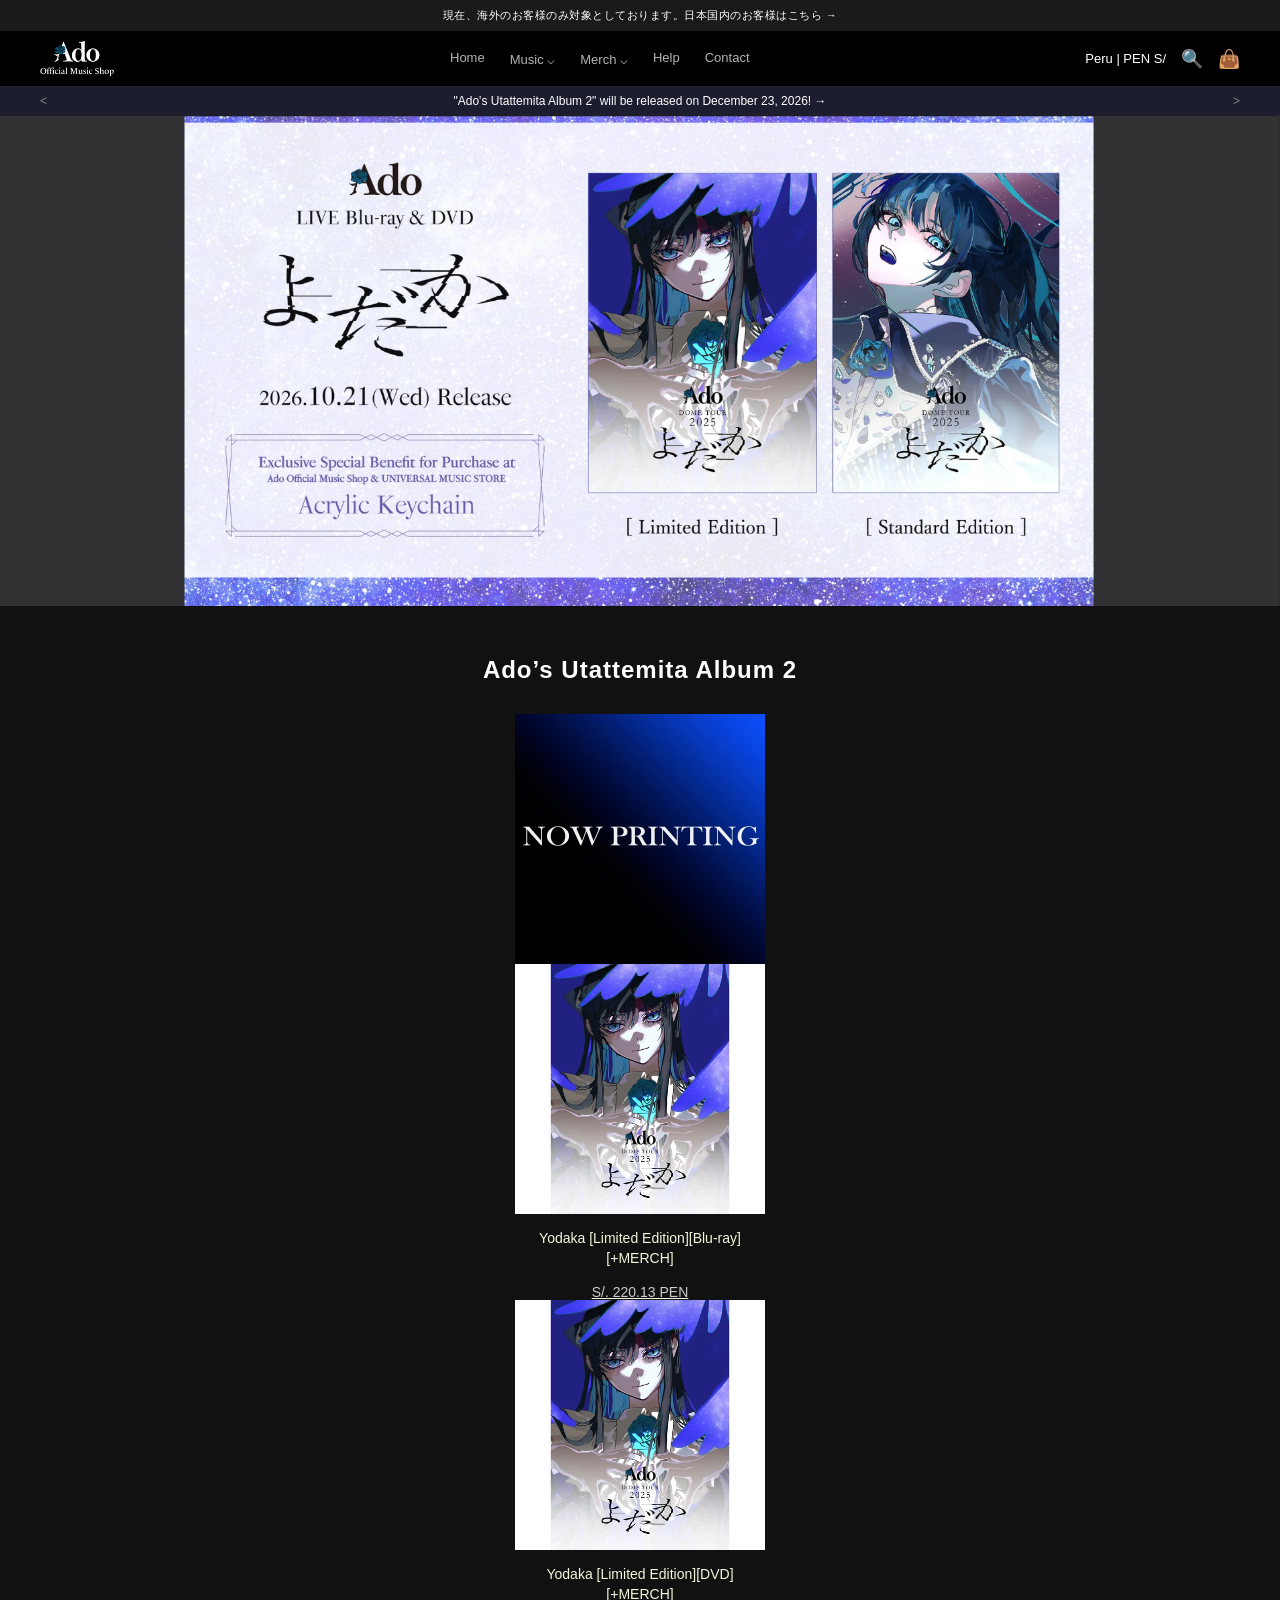
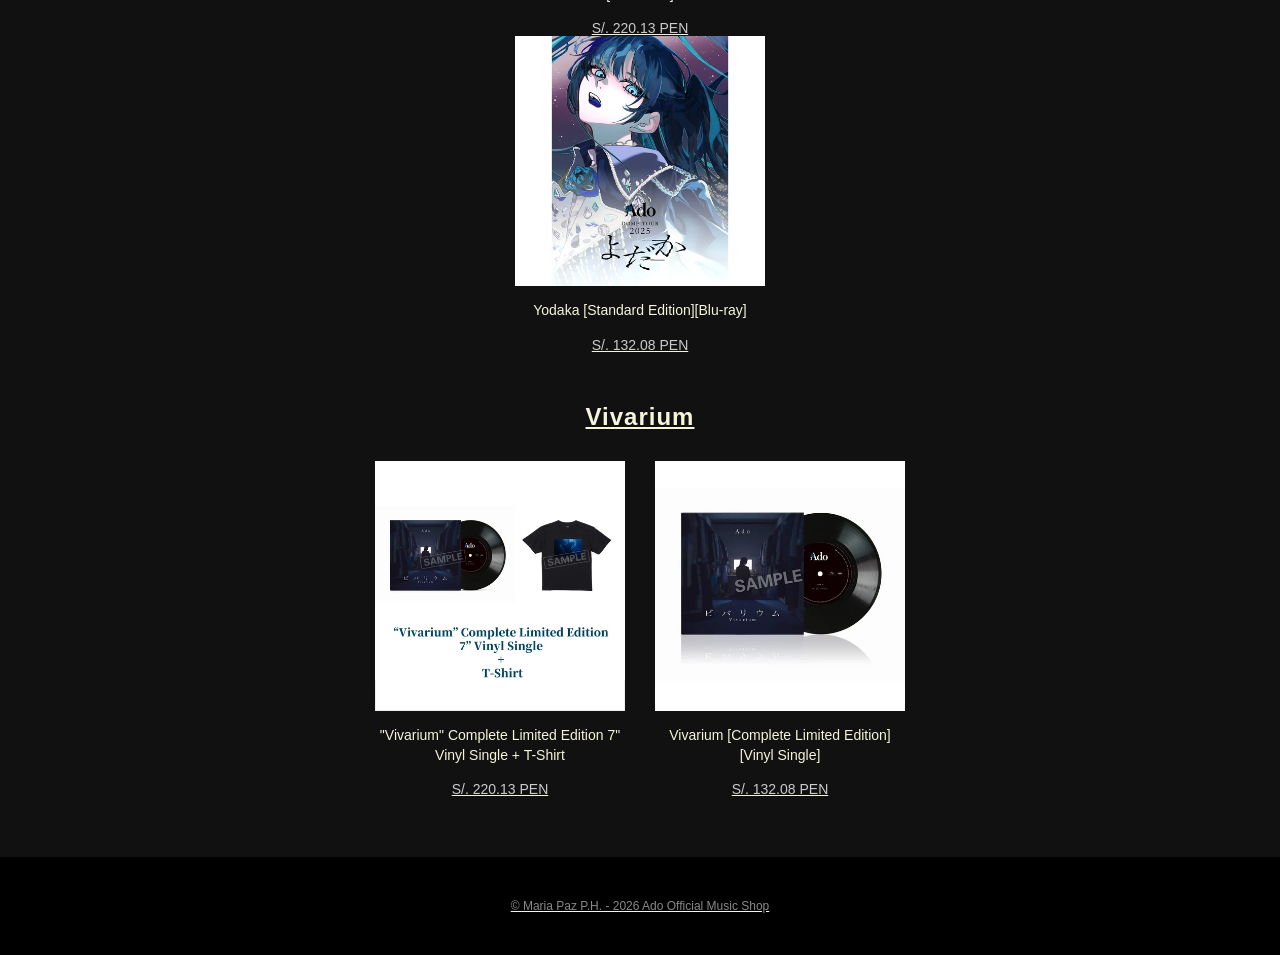
<file: index.html>
<!DOCTYPE html>
<html lang="es">
<head>
    <meta charset="UTF-8">
    <meta name="viewport" content="width=device-width, initial-scale=1.0">
    <title>Ado Official Music Shop - Réplica</title>
    <link rel="stylesheet" href="paginaweb.css">
</head>
<body>

    <!-- 1. Barra de aviso superior japonesa -->
    <div class="aviso-top">
        現在、海外のお客様のみ対象としております。日本国内のお客様はこちら →
    </div>

    <!-- 2. Cabecera principal -->
    <header class="cabecera">
        <!-- Botón hamburguesa con su ID para JavaScript -->
        <button class="menu-hamburguesa" id="boton-menu">&#9776;</button>

        <!-- Logotipo oficial -->
        <div class="logo">
            <img src="logo_ado.png" alt="Ado Official Music Shop">
        </div>

        <!-- Menú de navegación tradicional con su ID para JavaScript -->
        <nav class="menu" id="menu-navegacion">
            <a href="paginaweb.html" class="dropdown-toggle">Home</a>
            
            <!-- Pestaña Music con botones móviles -->
            <div class="dropdown">
                <a href="#" class="dropdown-toggle" id="toggle-music">Music <span class="arrow">⌵</span><span class="mobile-arrow">→</span></a>
                <div class="dropdown-content" id="submenu-music">
                    <a href="#" class="mobile-back" id="back-music">← Music</a>
                    <a href="#">ALL MUSIC</a>
                    <a href="#">Ado's Utattemita Album 2</a>
                    <a href="#">Yodaka</a>
                    <a href="#">Vivarium</a>
                    <a href="#">Phantom Siita - 1st JAPAN TOUR 2025 "Flame Medusa"</a>
                    <a href="#">Hibana</a>
                    <a href="#">Profile of Mona Lisa</a>
                    <a href="#">Ado's Best Adobum</a>
                    <a href="#">Shinzou</a>
                    <a href="#">Sakura Biyori and Time Machine (with Hatsune Miku) / Shoka</a>
                    <a href="#">Zanmu (Album)</a>
                    <a href="#">Phantom Siita</a>
                </div>
            </div>

            <!-- Pestaña Merch con botones móviles -->
            <div class="dropdown">
                <a href="#" class="dropdown-toggle" id="toggle-merch">Merch <span class="arrow">⌵</span><span class="mobile-arrow">→</span></a>
                <div class="dropdown-content" id="submenu-merch">
                    <a href="#" class="mobile-back" id="back-merch">← Merch</a>
                    <a href="#">ALL MERCH</a>
                    <a href="#">Crunchyroll x Ado</a>
                    <a href="#">Ado Official Calendar 2025</a>
                    <a href="#">Phantom Siita</a>
                </div>
            </div>

            <a href="#">Help</a>
            <a href="Contactanos.html">Contact</a>
        </nav>


        <!-- Elementos de la derecha -->
        <div class="cabecera-derecha">
            <span class="currency-text">Peru | PEN S/</span>
            <span class="icon-placeholder">&#128269;</span> <!-- Icono Lupa -->
            <a href="carrito.html" style="text-decoration: none; color: inherit;"><span class="icon-placeholder" id="contenedor-bolsa">👜</span></a>
        </div>
    </header>

    <!-- 3. Barra azul de anuncios -->
    <div class="barra-anuncio">
        <span>&lt;</span>
        <p>"Ado's Utattemita Album 2" will be released on December 23, 2026! →</p>
        <span>&gt;</span>
    </div>

    <!-- 4. Contenido principal de la tienda -->
    <main>
        <section class="banner">
            <img src="banner-yodaka.png" alt="Ado Live Blu-ray & DVD Yodaka">
        </section>

        <!-- Sección Yodaka -->
        <section>
            <section>
            <h2>Ado’s Utattemita Album 2</h2>
            <div class="productos">
                <article>
                    <img src="now.webp" alt="Ado’s Utattemita Album 2 [Limited Edition][+ Acrilyc Stand + Sticker]">
                    <a href="Utattemita.html" style="color: beige;>
                        <h3>Ado’s Utattemita Album 2 [Limited Edition][+ Acrilyc Stand + Sticker]</h3>
                    </a>
                    <p>S/. 111.28 PEN</p>
                </article>

                <article>
                    <img src="now.webp" alt="Ado’s Utattemita Album 2 [Standard Edition][CD]">
                    <a href="Utattemita2.html" style="color: beige;>
                        <h3>Ado’s Utattemita Album 2 [Standard Edition][CD]</h3>
                    </a>
                    <p>S/. 66.77 PEN</p>
                </article> 
            </div> 
        </section>

        <section>
            <h2>Yodaka</h2>
            <div class="productos">
                <article>
                    <img src="yodaka-bluray.webp" alt="Yodaka Limited Edition Blu-ray">
                    <h3>Yodaka [Limited Edition][Blu-ray][+MERCH]</h3>
                    <p>S/. 220.13 PEN</p>
                </article>

                <article>
                    <img src="yodaka-bluray.webp" alt="Yodaka Limited Edition DVD">
                    <h3>Yodaka [Limited Edition][DVD] [+MERCH]</h3>
                    <p>S/. 220.13 PEN</p>
                </article>

                <article>
                    <img src="yodaka-standard.webp" alt="Yodaka Standard Edition">
                    <h3>Yodaka [Standard Edition][Blu-ray]</h3>
                    <p>S/. 132.08 PEN</p>
                </article>
            </div>
        </section>

        <!-- Sección Vivarium -->
        <section>
            <h2>Vivarium</h2>
            <div class="productos">
                <article>
                    <img src="vivarium-box.webp" alt="Vivarium Complete Limited Edition">
                    <h3>"Vivarium" Complete Limited Edition 7" Vinyl Single + T-Shirt</h3>
                    <p>S/. 220.13 PEN</p>
                </article>

                <article>
                    <img src="vivarium-vinyl.webp" alt="Vivarium Vinyl Single">
                    <h3>Vivarium [Complete Limited Edition] [Vinyl Single]</h3>
                    <p>S/. 132.08 PEN</p>
                </article> 
            </div> 
        </section>
    </main>

    <!-- 5. Pie de página -->
    <footer>
        <p>&copy; Maria Paz P.H. - 2026 Ado Official Music Shop</p>
    </footer>

    <!-- 6. Código JavaScript para hacer funcionar el botón -->
    <script>
        var boton = document.getElementById("boton-menu");
        var menu = document.getElementById("menu-navegacion");
        
        // Controles de Música
        var toggleMusic = document.getElementById("toggle-music");
        var submenuMusic = document.getElementById("submenu-music");
        var backMusic = document.getElementById("back-music");

        // Controles de Merch
        var toggleMerch = document.getElementById("toggle-merch");
        var submenuMerch = document.getElementById("submenu-merch");
        var backMerch = document.getElementById("back-merch");

        // Abrir y cerrar el menú principal (Hamburguesa)
        boton.onclick = function() {
            if (menu.style.display === "none" || menu.style.display === "") {
                menu.style.display = "flex";       
                boton.innerHTML = "✖";       
            } else {
                menu.style.display = "none";       
                boton.innerHTML = "☰";
                submenuMusic.classList.remove("active-submenu");
                submenuMerch.classList.remove("active-submenu");
            }
        };

        // Acciones para abrir submenús en celular
        toggleMusic.onclick = function(e) {
            if (window.innerWidth <= 768) {
                e.preventDefault();
                submenuMusic.classList.add("active-submenu");
            }
        };

        toggleMerch.onclick = function(e) {
            if (window.innerWidth <= 768) {
                e.preventDefault();
                submenuMerch.classList.add("active-submenu");
            }
        };

        // Acciones para regresar (Botón ←)
        backMusic.onclick = function(e) {
            e.preventDefault();
            e.stopPropagation();
            submenuMusic.classList.remove("active-submenu");
        };

        backMerch.onclick = function(e) {
            e.preventDefault();
            e.stopPropagation();
            submenuMerch.classList.remove("active-submenu");
        };
    </script>

</body>
</html>
</file>
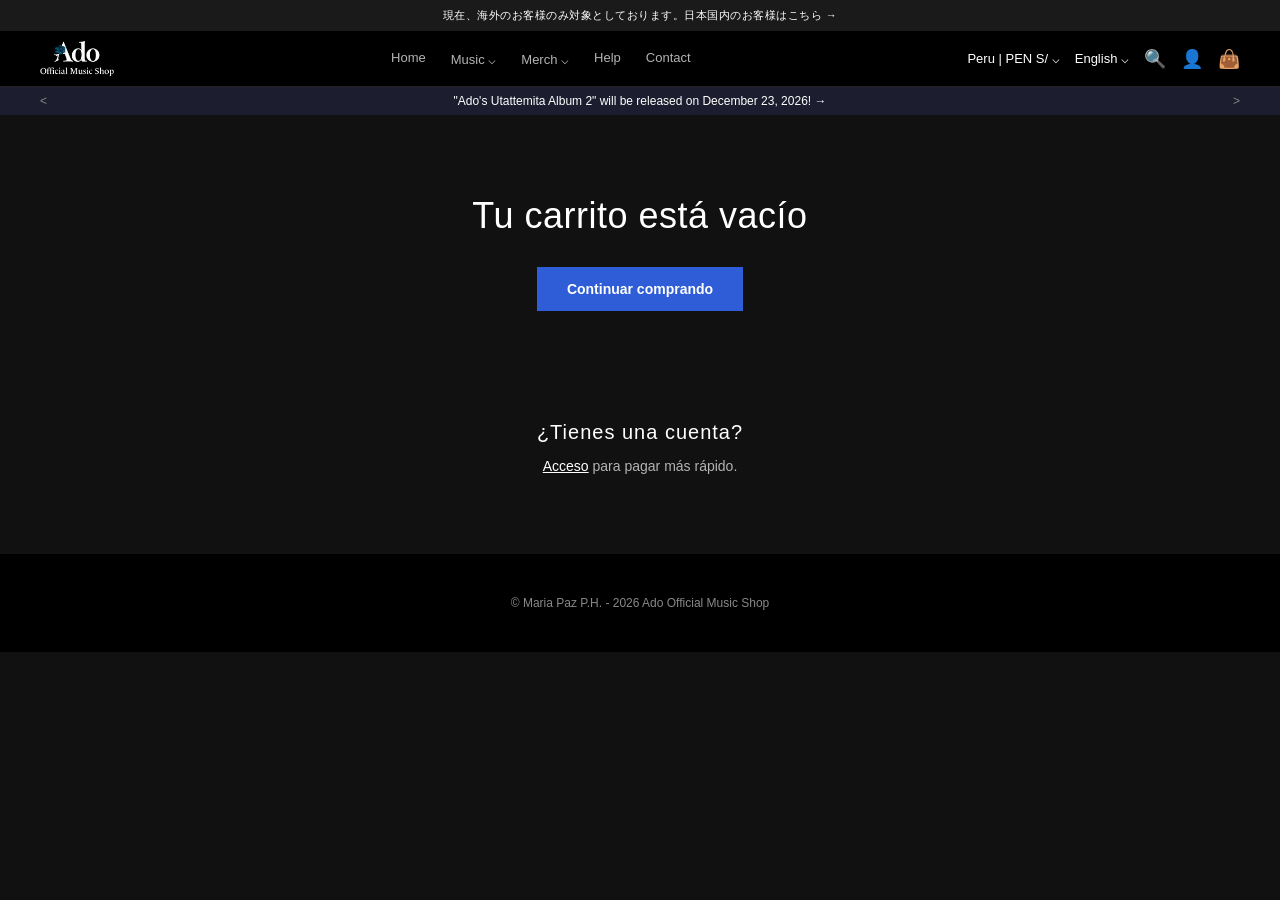
<file: carrito.html>
<!DOCTYPE html>
<html lang="es">
<head>
    <meta charset="UTF-8">
    <meta name="viewport" content="width=device-width, initial-scale=1.0">
    <title>Your Shopping Cart - Ado Official Music Shop</title>
    <!-- Jala la cabecera idéntica que ya perfeccionamos -->
    <link rel="stylesheet" href="paginaweb.css">
    <!-- Enlazamos su propio archivo de estilos exclusivo para el carrito -->
    <link rel="stylesheet" href="carrito.css">
</head>
<body>

    <!-- 1. Barra de aviso superior japonesa -->
    <div class="aviso-top">
        現在、海外のお客様のみ対象としております。日本国内のお客様はこちら →
    </div>

    <!-- 2. Cabecera principal (Mantiene el mismo menú pegajoso) -->
    <header class="cabecera">
        <button class="menu-hamburguesa" id="boton-menu">☰</button>

        <div class="logo">
            <img src="logo_ado.png" alt="Ado Official Music Shop">
        </div>

        <nav class="menu" id="menu-navegacion">
            <a href="paginaweb.html">Home</a>
            
            <div class="dropdown">
                <a href="#" class="dropdown-toggle" id="toggle-music">Music <span class="arrow">⌵</span><span class="mobile-arrow">→</span></a>
                <div class="dropdown-content" id="submenu-music">
                    <a href="#" class="mobile-back" id="back-music">← Music</a>
                    <a href="#">ALL MUSIC</a>
                    <a href="utattemita-limited.html">Ado's Utattemita Album 2</a>
                    <a href="utattemita-standard.html">Yodaka</a>
                    <a href="#">Vivarium</a>
                    <a href="#">Phantom Siita - 1st JAPAN TOUR 2025 "Flame Medusa"</a>
                    <a href="#">Hibana</a>
                    <a href="#">Profile of Mona Lisa</a>
                    <a href="#">Ado's Best Adobum</a>
                    <a href="#">Shinzou</a>
                    <a href="#">Sakura Biyori and Time Machine (with Hatsune Miku) / Shoka</a>
                    <a href="#">Zanmu (Album)</a>
                    <a href="#">Phantom Siita</a>
                </div>
            </div>

            <div class="dropdown">
                <a href="#" class="dropdown-toggle" id="toggle-merch">Merch <span class="arrow">⌵</span><span class="mobile-arrow">→</span></a>
                <div class="dropdown-content" id="submenu-merch">
                    <a href="#" class="mobile-back" id="back-merch">← Merch</a>
                    <a href="#">ALL MERCH</a>
                    <a href="#">Crunchyroll x Ado</a>
                    <a href="#">Ado Official Calendar 2025</a>
                    <a href="#">Phantom Siita</a>
                </div>
            </div>

            <a href="#">Help</a>
            <a href="Contactanos.html">Contact</a>
        </nav>

        <div class="cabecera-derecha">
            <span class="currency-text">Peru | PEN S/ <span class="arrow">⌵</span></span>
            <span class="language-text">English <span class="arrow">⌵</span></span>
            <span class="icon-placeholder">🔍</span>
            <span class="icon-placeholder">👤</span>
            <!-- La bolsita ahora tiene un enlace directo a esta página -->
            <span class="icon-placeholder" id="contenedor-bolsa">👜</span>        </div>
    </header>

    <!-- 3. Barra azul de anuncios -->
    <div class="barra-anuncio">
        <span>&lt;</span>
        <p>"Ado's Utattemita Album 2" will be released on December 23, 2026! →</p>
        <span>&gt;</span>
    </div>

    <!-- 4. Contenido Central del Carrito Vacío -->
    <main class="contenedor-carrito-vacio" id="contenido-carrito">
        <h1>Tu carrito está vacío</h1>
        <a href="paginaweb.html" class="boton-continuar-compra">Continuar comprando</a>
        <div class="seccion-cuenta-carrito">
            <h2>¿Tienes una cuenta?</h2>
            <p><a href="#">Acceso</a> para pagar más rápido.</p>
        </div>
    </main>

    <!-- 5. Pie de página -->
    <footer>
        <p>&copy; Maria Paz P.H. - 2026 Ado Official Music Shop</p>
    </footer>

    <!-- 6. JavaScript Móvil coordinado -->
    <script>
        var boton = document.getElementById("boton-menu");
        var menu = document.getElementById("menu-navegacion");
        
        var toggleMusic = document.getElementById("toggle-music");
        var submenuMusic = document.getElementById("submenu-music");
        var backMusic = document.getElementById("back-music");

        var toggleMerch = document.getElementById("toggle-merch");
        var submenuMerch = document.getElementById("submenu-merch");
        var backMerch = document.getElementById("back-merch");

        boton.onclick = function() {
            if (menu.style.display === "none" || menu.style.display === "") {
                menu.style.display = "flex";       
                boton.innerHTML = "✖";       
            } else {
                menu.style.display = "none";       
                boton.innerHTML = "☰";
                submenuMusic.classList.remove("active-submenu");
                submenuMerch.classList.remove("active-submenu");
            }
        };

        toggleMusic.onclick = function(e) {
            if (window.innerWidth <= 768) {
                e.preventDefault();
                submenuMusic.classList.add("active-submenu");
            }
        };

        toggleMerch.onclick = function(e) {
            if (window.innerWidth <= 768) {
                e.preventDefault();
                submenuMerch.classList.add("active-submenu");
            }
        };

        backMusic.onclick = function(e) {
            e.preventDefault();
            e.stopPropagation();
            submenuMusic.classList.remove("active-submenu");
        };

        backMerch.onclick = function(e) {
            e.preventDefault();
            e.stopPropagation();
            submenuMerch.classList.remove("active-submenu");
        };
    </script>
    <script>
        // 1. Forzamos al navegador a leer la memoria apenas abra la página
        var cantidadGuardada = localStorage.getItem("cantidadCarrito");
        var contenedorContenido = document.getElementById("contenido-carrito");
        var bolsaCabecera = document.getElementById("contenedor-bolsa");

        // 2. Si hay productos guardados, transformamos la vista
        if (cantidadGuardada && parseInt(cantidadGuardada) > 0) {
            
            // Colocamos la burbuja roja con el número también en la bolsa de esta página
            if (bolsaCabecera) {
                bolsaCabecera.innerHTML = '👜<span class="contador-carrito">' + cantidadGuardada + '</span>';
            }

            // Cambiamos el estilo para que se limpie el diseño viejo de "vacío"
            contenedorContenido.className = "contenedor-carrito-lleno";

            // Inyectamos los nuevos textos con la cantidad exacta sumada
            contenedorContenido.innerHTML = 
                '<h1 style="font-size: 36px; margin-bottom: 20px;">Tu carrito tiene (' + cantidadGuardada + ') producto(s)</h1>' +
                '<p style="color: #b3b3b3; margin-bottom: 40px; font-size: 15px;">Has seleccionado la edición de Ado’s Utattemita Album 2.</p>' +
                '<a href="paginaweb.html" class="boton-continuar-compra" style="display: inline-block; background-color: #2f5dd7; color: white; text-decoration: none; padding: 14px 30px; font-weight: bold;">Continuar comprando</a>';
        }
    </script>
</body>
</html>
</file>
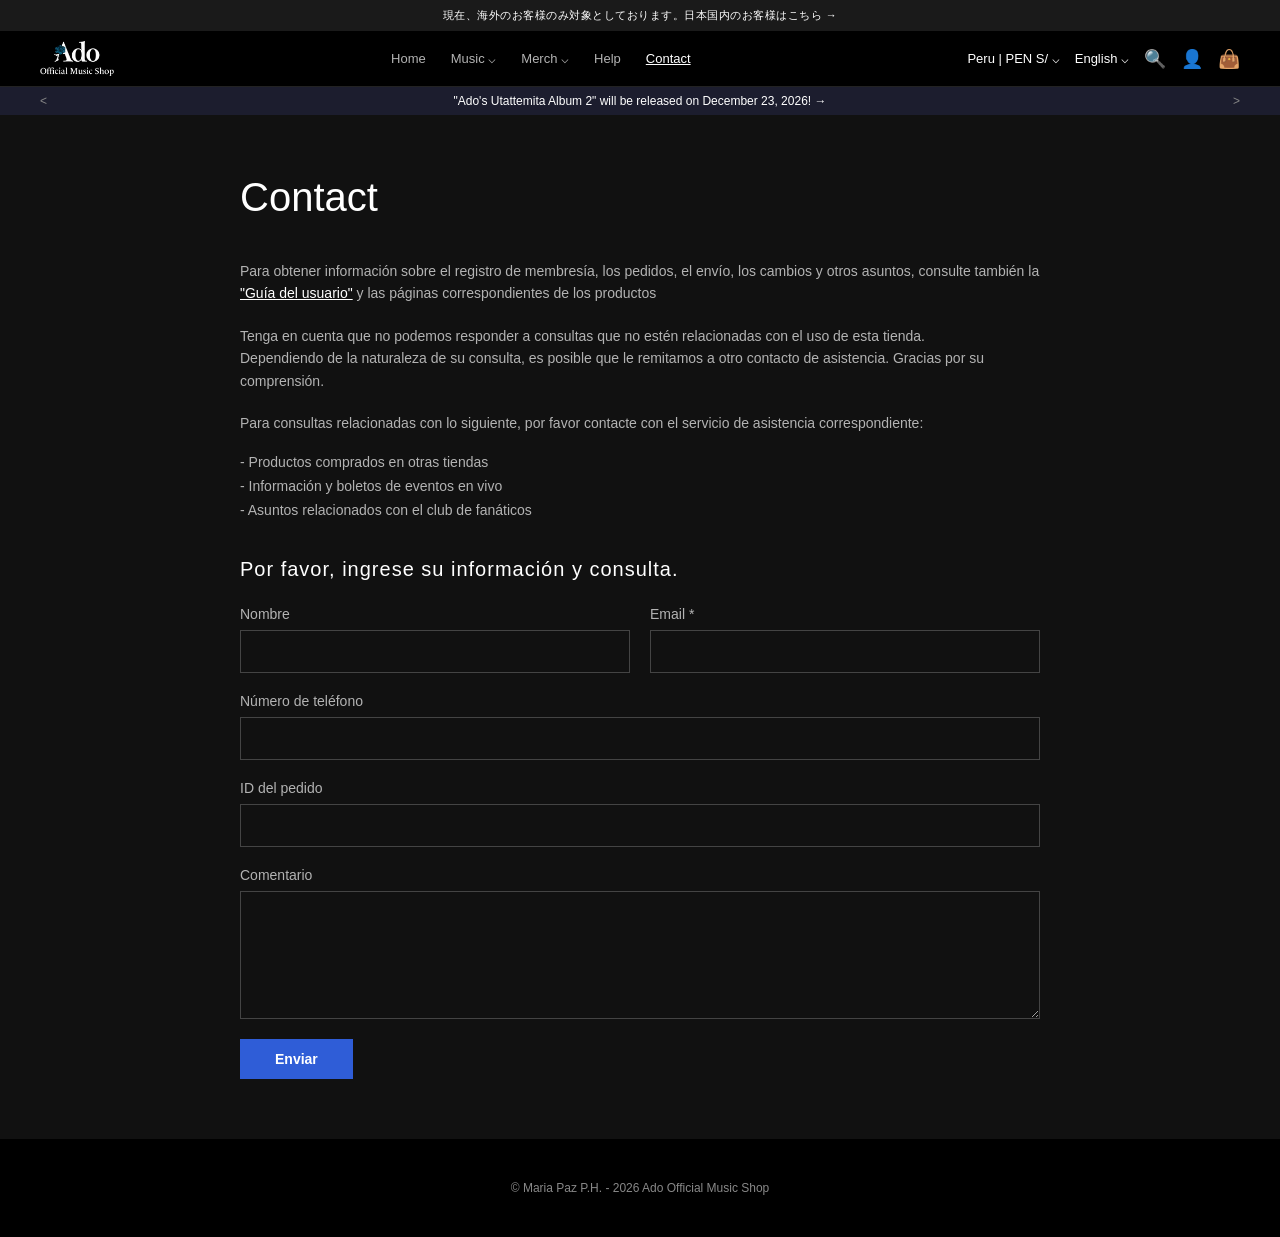
<file: Contactanos.html>
<head>
    <meta charset="UTF-8">
    <meta name="viewport" content="width=device-width, initial-scale=1.0">
    <title>Contact - Ado Official Music Shop</title>
    <!-- Jala los estilos del menú y fondos compartidos -->
    <link rel="stylesheet" href="paginaweb.css">
    <!-- Jala los estilos exclusivos del formulario -->
    <link rel="stylesheet" href="contact.css">
</head>
<body>

    <!-- 1. Barra de aviso superior japonesa -->
    <div class="aviso-top">
        現在、海外のお客様のみ対象としております。日本国内のお客様はこちら →
    </div>

    <!-- 2. Cabecera principal (Mantiene el mismo menú pegajoso) -->
    <header class="cabecera">
        <button class="menu-hamburguesa" id="boton-menu">☰</button>

        <div class="logo">
            <img src="logo_ado.png" alt="Ado Official Music Shop">
        </div>

        <nav class="menu" id="menu-navegacion">
            <a href="paginaweb.html">Home</a>
            
            <div class="dropdown">
                <a href="#" class="dropdown-toggle" id="toggle-music">Music <span class="arrow">⌵</span><span class="mobile-arrow">→</span></a>
                <div class="dropdown-content" id="submenu-music">
                    <a href="#" class="mobile-back" id="back-music">← Music</a>
                    <a href="#">ALL MUSIC</a>
                    <a href="#">Ado's Utattemita Album 2</a>
                    <a href="#">Yodaka</a>
                    <a href="#">Vivarium</a>
                    <a href="#">Phantom Siita - 1st JAPAN TOUR 2025 "Flame Medusa"</a>
                    <a href="#">Hibana</a>
                    <a href="#">Profile of Mona Lisa</a>
                    <a href="#">Ado's Best Adobum</a>
                    <a href="#">Shinzou</a>
                    <a href="#">Sakura Biyori and Time Machine (with Hatsune Miku) / Shoka</a>
                    <a href="#">Zanmu (Album)</a>
                    <a href="#">Phantom Siita</a>
                </div>
            </div>

            <div class="dropdown">
                <a href="#" class="dropdown-toggle" id="toggle-merch">Merch <span class="arrow">⌵</span><span class="mobile-arrow">→</span></a>
                <div class="dropdown-content" id="submenu-merch">
                    <a href="#" class="mobile-back" id="back-merch">← Merch</a>
                    <a href="#">ALL MERCH</a>
                    <a href="#">Crunchyroll x Ado</a>
                    <a href="#">Ado Official Calendar 2025</a>
                    <a href="#">Phantom Siita</a>
                </div>
            </div>

            <a href="#">Help</a>
            <a href="Contactanos.html" class="active">Contact</a>
        </nav>

        <div class="cabecera-derecha">
            <span class="currency-text">Peru | PEN S/ <span class="arrow">⌵</span></span>
            <span class="language-text">English <span class="arrow">⌵</span></span>
            <span class="icon-placeholder">🔍</span>
            <span class="icon-placeholder">👤</span>
            <a href="carrito.html" style="text-decoration: none; color: inherit;"><span class="icon-placeholder" id="contenedor-bolsa">👜</span></a>
        </div>
    </header>

    <!-- 3. Barra azul de anuncios -->
    <div class="barra-anuncio">
        <span>&lt;</span>
        <p>"Ado's Utattemita Album 2" will be released on December 23, 2026! →</p>
        <span>&gt;</span>
    </div>

    <!-- 4. Contenido de la Página de Contacto -->
    <main class="contenedor-contacto">
        <h1>Contact</h1>

        <div class="texto-informativo">
            <p>Para obtener información sobre el registro de membresía, los pedidos, el envío, los cambios y otros asuntos, consulte también la <a href="#">"Guía del usuario"</a> y las páginas correspondientes de los productos</p>
            
            <p>Tenga en cuenta que no podemos responder a consultas que no estén relacionadas con el uso de esta tienda.<br>
            Dependiendo de la naturaleza de su consulta, es posible que le remitamos a otro contacto de asistencia. Gracias por su comprensión.</p>
            
            <p>Para consultas relacionadas con lo siguiente, por favor contacte con el servicio de asistencia correspondiente:</p>
            <ul>
                <li>- Productos comprados en otras tiendas</li>
                <li>- Información y boletos de eventos en vivo</li>
                <li>- Asuntos relacionados con el club de fanáticos</li>
            </ul>
        </div>

        <h2>Por favor, ingrese su información y consulta.</h2>

        <!-- Formulario estructurado -->
        <form class="formulario-contacto">
            <div class="fila-input">
                <div class="campo">
                    <label for="nombre">Nombre</label>
                    <input type="text" id="nombre" name="nombre">
                </div>
                <div class="campo">
                    <label for="email">Email *</label>
                    <input type="email" id="email" name="email" required>
                </div>
            </div>

            <div class="campo">
                <label for="telefono">Número de teléfono</label>
                <input type="text" id="telefono" name="telefono">
            </div>

            <div class="campo">
                <label for="orden">ID del pedido</label>
                <input type="text" id="orden" name="orden">
            </div>

            <div class="campo">
                <label for="comentario">Comentario</label>
                <textarea id="comentario" name="comentario" rows="6"></textarea>
            </div>

            <button type="submit" class="boton-enviar">Enviar</button>
        </form>
    </main>

    <!-- 5. Pie de página -->
    <footer>
        <p>&copy; Maria Paz P.H. - 2026 Ado Official Music Shop</p>
    </footer>

    <!-- 6. JavaScript Móvil (Mismo comportamiento coordinado) -->
    <script>
        var boton = document.getElementById("boton-menu");
        var menu = document.getElementById("menu-navegacion");
        
        var toggleMusic = document.getElementById("toggle-music");
        var submenuMusic = document.getElementById("submenu-music");
        var backMusic = document.getElementById("back-music");

        var toggleMerch = document.getElementById("toggle-merch");
        var submenuMerch = document.getElementById("submenu-merch");
        var backMerch = document.getElementById("back-merch");

        boton.onclick = function() {
            if (menu.style.display === "none" || menu.style.display === "") {
                menu.style.display = "flex";       
                boton.innerHTML = "✖";       
            } else {
                menu.style.display = "none";       
                boton.innerHTML = "☰";
                submenuMusic.classList.remove("active-submenu");
                submenuMerch.classList.remove("active-submenu");
            }
        };

        toggleMusic.onclick = function(e) {
            if (window.innerWidth <= 768) {
                e.preventDefault();
                submenuMusic.classList.add("active-submenu");
            }
        };

        toggleMerch.onclick = function(e) {
            if (window.innerWidth <= 768) {
                e.preventDefault();
                submenuMerch.classList.add("active-submenu");
            }
        };

        backMusic.onclick = function(e) {
            e.preventDefault();
            e.stopPropagation();
            submenuMusic.classList.remove("active-submenu");
        };

        backMerch.onclick = function(e) {
            e.preventDefault();
            e.stopPropagation();
            submenuMerch.classList.remove("active-submenu");
        };
    </script>

</body>
</html>
</file>
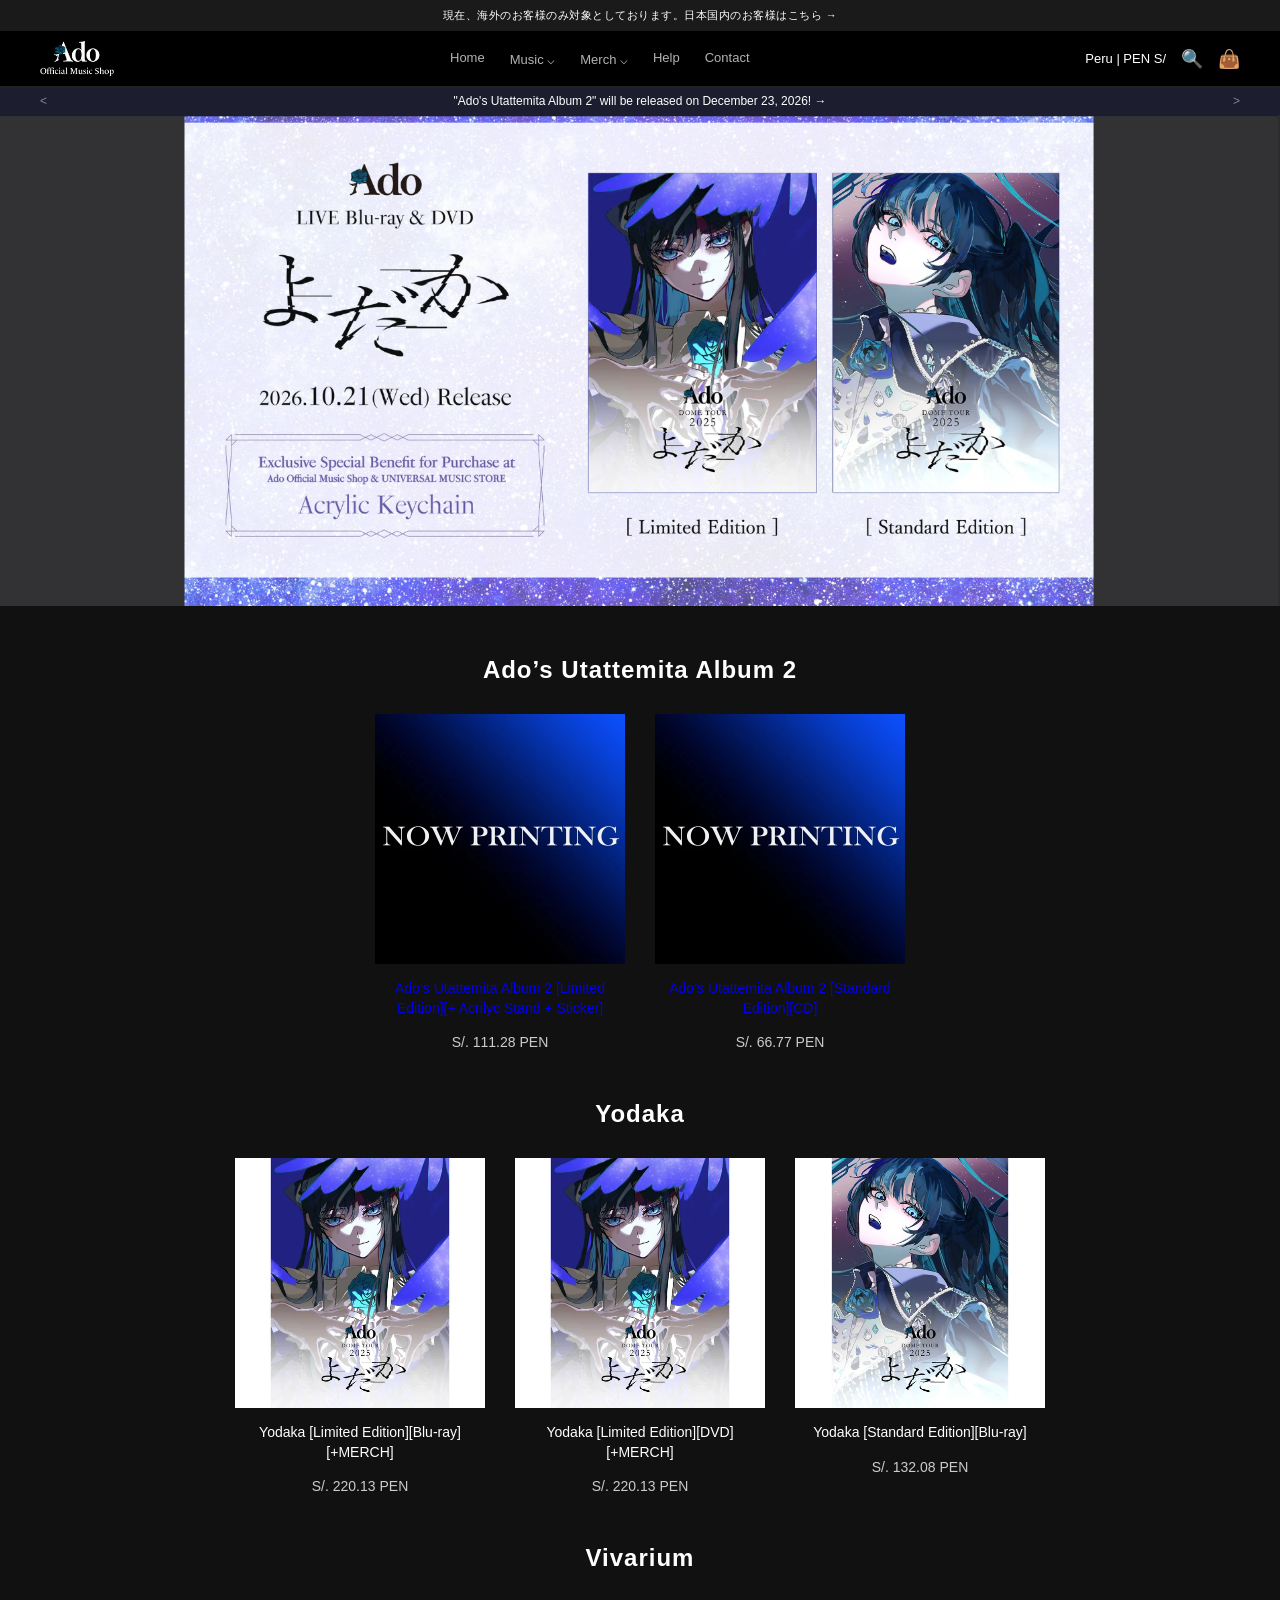
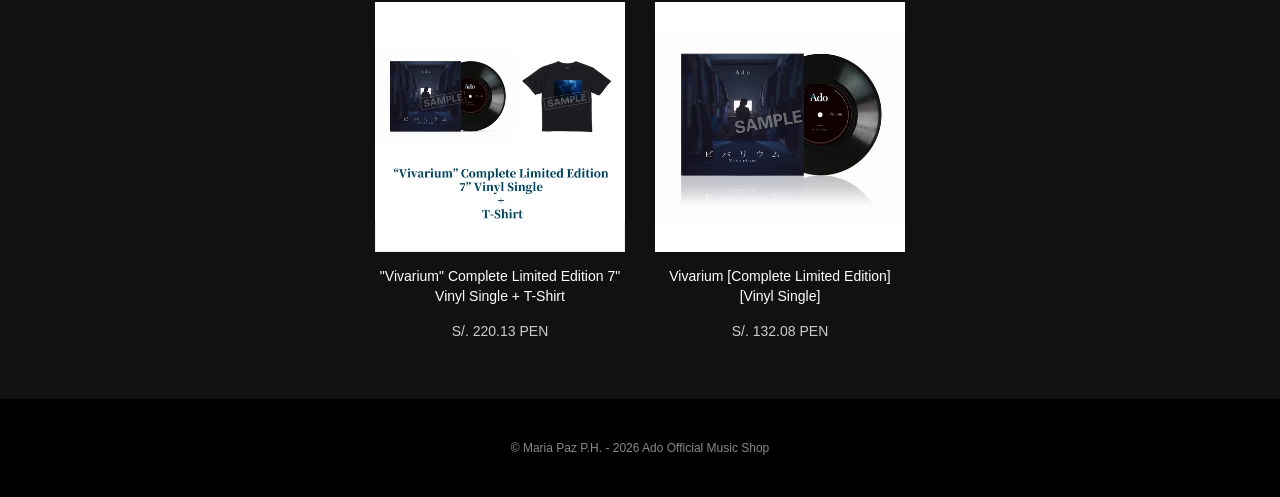
<file: paginaweb.html>
<!DOCTYPE html>
<html lang="es">
<head>
    <meta charset="UTF-8">
    <meta name="viewport" content="width=device-width, initial-scale=1.0">
    <title>Ado Official Music Shop - Réplica</title>
    <link rel="stylesheet" href="paginaweb.css">
</head>
<body>

    <!-- 1. Barra de aviso superior japonesa -->
    <div class="aviso-top">
        現在、海外のお客様のみ対象としております。日本国内のお客様はこちら →
    </div>

    <!-- 2. Cabecera principal -->
    <header class="cabecera">
        <!-- Botón hamburguesa con su ID para JavaScript -->
        <button class="menu-hamburguesa" id="boton-menu">&#9776;</button>

        <!-- Logotipo oficial -->
        <div class="logo">
            <img src="logo_ado.png" alt="Ado Official Music Shop">
        </div>

        <!-- Menú de navegación tradicional con su ID para JavaScript -->
        <nav class="menu" id="menu-navegacion">
            <a href="paginaweb.html" class="dropdown-toggle">Home</a>
            
            <!-- Pestaña Music con botones móviles -->
            <div class="dropdown">
                <a href="#" class="dropdown-toggle" id="toggle-music">Music <span class="arrow">⌵</span><span class="mobile-arrow">→</span></a>
                <div class="dropdown-content" id="submenu-music">
                    <a href="#" class="mobile-back" id="back-music">← Music</a>
                    <a href="#">ALL MUSIC</a>
                    <a href="#">Ado's Utattemita Album 2</a>
                    <a href="#">Yodaka</a>
                    <a href="#">Vivarium</a>
                    <a href="#">Phantom Siita - 1st JAPAN TOUR 2025 "Flame Medusa"</a>
                    <a href="#">Hibana</a>
                    <a href="#">Profile of Mona Lisa</a>
                    <a href="#">Ado's Best Adobum</a>
                    <a href="#">Shinzou</a>
                    <a href="#">Sakura Biyori and Time Machine (with Hatsune Miku) / Shoka</a>
                    <a href="#">Zanmu (Album)</a>
                    <a href="#">Phantom Siita</a>
                </div>
            </div>

            <!-- Pestaña Merch con botones móviles -->
            <div class="dropdown">
                <a href="#" class="dropdown-toggle" id="toggle-merch">Merch <span class="arrow">⌵</span><span class="mobile-arrow">→</span></a>
                <div class="dropdown-content" id="submenu-merch">
                    <a href="#" class="mobile-back" id="back-merch">← Merch</a>
                    <a href="#">ALL MERCH</a>
                    <a href="#">Crunchyroll x Ado</a>
                    <a href="#">Ado Official Calendar 2025</a>
                    <a href="#">Phantom Siita</a>
                </div>
            </div>

            <a href="#">Help</a>
            <a href="Contactanos.html">Contact</a>
        </nav>


        <!-- Elementos de la derecha -->
        <div class="cabecera-derecha">
            <span class="currency-text">Peru | PEN S/</span>
            <span class="icon-placeholder">&#128269;</span> <!-- Icono Lupa -->
            <a href="carrito.html" style="text-decoration: none; color: inherit;"><span class="icon-placeholder" id="contenedor-bolsa">👜</span></a>
        </div>
    </header>

    <!-- 3. Barra azul de anuncios -->
    <div class="barra-anuncio">
        <span>&lt;</span>
        <p>"Ado's Utattemita Album 2" will be released on December 23, 2026! →</p>
        <span>&gt;</span>
    </div>

    <!-- 4. Contenido principal de la tienda -->
    <main>
        <section class="banner">
            <img src="banner-yodaka.png" alt="Ado Live Blu-ray & DVD Yodaka">
        </section>

        <!-- Sección Yodaka -->
        <section>
            <section>
            <h2>Ado’s Utattemita Album 2</h2>
            <div class="productos">
                <article>
                    <img src="now.webp" alt="Ado’s Utattemita Album 2 [Limited Edition][+ Acrilyc Stand + Sticker]">
                    <a href="Utattemita.html">
                        <h3>Ado’s Utattemita Album 2 [Limited Edition][+ Acrilyc Stand + Sticker]</h3>
                    </a>
                    <p>S/. 111.28 PEN</p>
                </article>

                <article>
                    <img src="now.webp" alt="Ado’s Utattemita Album 2 [Standard Edition][CD]">
                    <a href="Utattemita2.html">
                        <h3>Ado’s Utattemita Album 2 [Standard Edition][CD]</h3>
                    </a>
                    <p>S/. 66.77 PEN</p>
                </article> 
            </div> 
        </section>

        <section>
            <h2>Yodaka</h2>
            <div class="productos">
                <article>
                    <img src="yodaka-bluray.webp" alt="Yodaka Limited Edition Blu-ray">
                    <h3>Yodaka [Limited Edition][Blu-ray][+MERCH]</h3>
                    <p>S/. 220.13 PEN</p>
                </article>

                <article>
                    <img src="yodaka-bluray.webp" alt="Yodaka Limited Edition DVD">
                    <h3>Yodaka [Limited Edition][DVD] [+MERCH]</h3>
                    <p>S/. 220.13 PEN</p>
                </article>

                <article>
                    <img src="yodaka-standard.webp" alt="Yodaka Standard Edition">
                    <h3>Yodaka [Standard Edition][Blu-ray]</h3>
                    <p>S/. 132.08 PEN</p>
                </article>
            </div>
        </section>

        <!-- Sección Vivarium -->
        <section>
            <h2>Vivarium</h2>
            <div class="productos">
                <article>
                    <img src="vivarium-box.webp" alt="Vivarium Complete Limited Edition">
                    <h3>"Vivarium" Complete Limited Edition 7" Vinyl Single + T-Shirt</h3>
                    <p>S/. 220.13 PEN</p>
                </article>

                <article>
                    <img src="vivarium-vinyl.webp" alt="Vivarium Vinyl Single">
                    <h3>Vivarium [Complete Limited Edition] [Vinyl Single]</h3>
                    <p>S/. 132.08 PEN</p>
                </article> 
            </div> 
        </section>
    </main>

    <!-- 5. Pie de página -->
    <footer>
        <p>&copy; Maria Paz P.H. - 2026 Ado Official Music Shop</p>
    </footer>

    <!-- 6. Código JavaScript para hacer funcionar el botón -->
    <script>
        var boton = document.getElementById("boton-menu");
        var menu = document.getElementById("menu-navegacion");
        
        // Controles de Música
        var toggleMusic = document.getElementById("toggle-music");
        var submenuMusic = document.getElementById("submenu-music");
        var backMusic = document.getElementById("back-music");

        // Controles de Merch
        var toggleMerch = document.getElementById("toggle-merch");
        var submenuMerch = document.getElementById("submenu-merch");
        var backMerch = document.getElementById("back-merch");

        // Abrir y cerrar el menú principal (Hamburguesa)
        boton.onclick = function() {
            if (menu.style.display === "none" || menu.style.display === "") {
                menu.style.display = "flex";       
                boton.innerHTML = "✖";       
            } else {
                menu.style.display = "none";       
                boton.innerHTML = "☰";
                submenuMusic.classList.remove("active-submenu");
                submenuMerch.classList.remove("active-submenu");
            }
        };

        // Acciones para abrir submenús en celular
        toggleMusic.onclick = function(e) {
            if (window.innerWidth <= 768) {
                e.preventDefault();
                submenuMusic.classList.add("active-submenu");
            }
        };

        toggleMerch.onclick = function(e) {
            if (window.innerWidth <= 768) {
                e.preventDefault();
                submenuMerch.classList.add("active-submenu");
            }
        };

        // Acciones para regresar (Botón ←)
        backMusic.onclick = function(e) {
            e.preventDefault();
            e.stopPropagation();
            submenuMusic.classList.remove("active-submenu");
        };

        backMerch.onclick = function(e) {
            e.preventDefault();
            e.stopPropagation();
            submenuMerch.classList.remove("active-submenu");
        };
    </script>

</body>
</html>
</file>
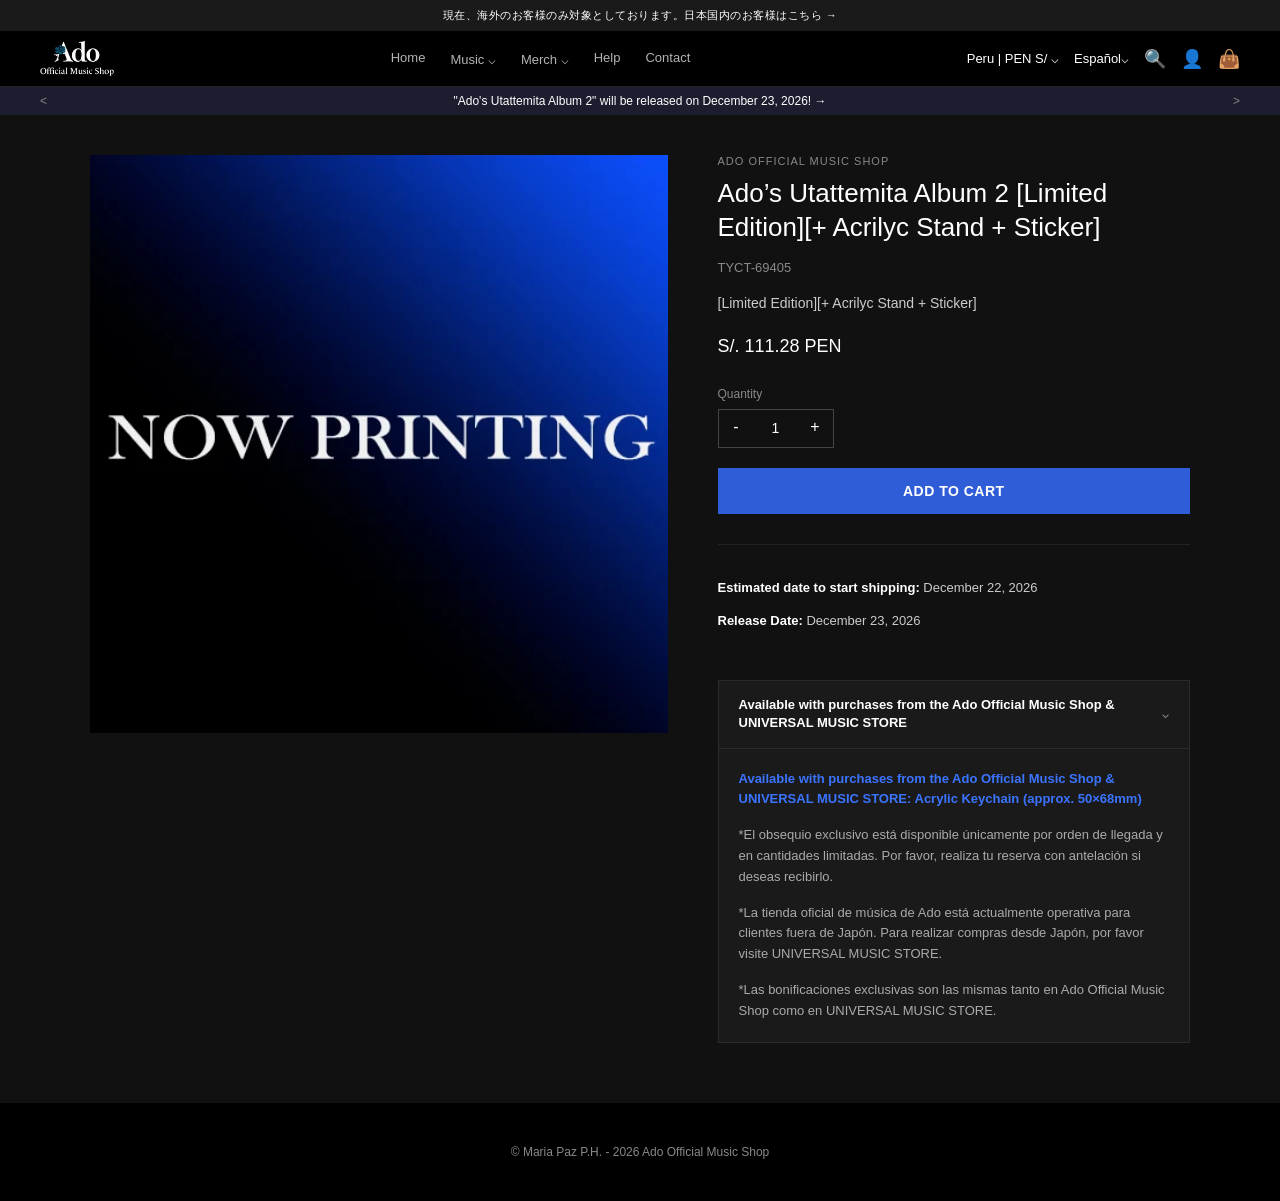
<file: Utattemita.html>
<!DOCTYPE html>
<html lang="es">
<head>
    <meta charset="UTF-8">
    <meta name="viewport" content="width=device-width, initial-scale=1.0">
    <title>Ado’s Utattemita Album 2 [Limited Edition] - Ado Official Music Shop</title>
    <!-- Jala la cabecera idéntica que ya perfeccionamos -->
    <link rel="stylesheet" href="paginaweb.css">
    <!-- Enlazamos su propio archivo de estilos exclusivo -->
    <link rel="stylesheet" href="paginaweb2.css">
</head>
<body>

    <!-- 1. Barra de aviso superior japonesa -->
    <div class="aviso-top">
        現在、海外のお客様のみ対象としております。日本国内のお客様はこちら →
    </div>

    <!-- 2. Cabecera principal (Mantiene el mismo menú pegajoso) -->
    <header class="cabecera">
        <button class="menu-hamburguesa" id="boton-menu">☰</button>

        <div class="logo">
            <img src="logo_ado.png" alt="Ado Official Music Shop">
        </div>

        <nav class="menu" id="menu-navegacion">
            <a href="paginaweb.html">Home</a>
            
            <div class="dropdown">
                <a href="#" class="dropdown-toggle" id="toggle-music">Music <span class="arrow">⌵</span><span class="mobile-arrow">→</span></a>
                <div class="dropdown-content" id="submenu-music">
                    <a href="#" class="mobile-back" id="back-music">← Music</a>
                    <a href="#">ALL MUSIC</a>
                    <a href="utattemita-limited.html">Ado's Utattemita Album 2</a>
                    <a href="#">Yodaka</a>
                    <a href="#">Vivarium</a>
                    <a href="#">Phantom Siita - 1st JAPAN TOUR 2025 "Flame Medusa"</a>
                    <a href="#">Hibana</a>
                    <a href="#">Profile of Mona Lisa</a>
                    <a href="#">Ado's Best Adobum</a>
                    <a href="#">Shinzou</a>
                    <a href="#">Sakura Biyori and Time Machine (with Hatsune Miku) / Shoka</a>
                    <a href="#">Zanmu (Album)</a>
                    <a href="#">Phantom Siita</a>
                </div>
            </div>

            <div class="dropdown">
                <a href="#" class="dropdown-toggle" id="toggle-merch">Merch <span class="arrow">⌵</span><span class="mobile-arrow">→</span></a>
                <div class="dropdown-content" id="submenu-merch">
                    <a href="#" class="mobile-back" id="back-merch">← Merch</a>
                    <a href="#">ALL MERCH</a>
                    <a href="#">Crunchyroll x Ado</a>
                    <a href="#">Ado Official Calendar 2025</a>
                    <a href="#">Phantom Siita</a>
                </div>
            </div>

            <a href="#">Help</a>
            <a href="Contactanos.html">Contact</a>
        </nav>

        <div class="cabecera-derecha">
            <span class="currency-text">Peru | PEN S/ <span class="arrow">⌵</span></span>
            <span class="language-text">Español<span class="arrow">⌵</span></span>
            <span class="icon-placeholder">🔍</span>
            <span class="icon-placeholder">👤</span>
            <a href="carrito.html">
                <span class="icon-placeholder" id="contenedor-bolsa">👜</span>
            </a>
        </div>
    </header>

    <!-- 3. Barra azul de anuncios -->
    <div class="barra-anuncio">
        <span>&lt;</span>
        <p>"Ado's Utattemita Album 2" will be released on December 23, 2026! →</p>
        <span>&gt;</span>
    </div>

    <!-- 4. Contenido Detallado del Producto -->
    <main class="contenedor-producto-detalles">
        
        <!-- Bloque izquierdo: Imagen del producto -->
        <div class="producto-imagen-grande">
            <img src="now.webp" alt="Ado’s Utattemita Album 2 [Limited Edition]">
        </div>

        <!-- Bloque derecho: Panel de compra e información técnica -->
        <div class="producto-info-panel">
            <p class="tienda-tag">ADO OFFICIAL MUSIC SHOP</p>
            <h1>Ado’s Utattemita Album 2 [Limited Edition][+ Acrilyc Stand + Sticker]</h1>
            
            <p class="codigo-sku">TYCT-69405</p>

            <p class="descripcion-corta">[Limited Edition][+ Acrilyc Stand + Sticker]</p>

            <p class="precio-grande">S/. 111.28 PEN</p>

            <!-- Selector de Cantidad -->
            <div class="selector-cantidad-bloque">
                <label>Quantity</label>
                <div class="control-cantidad">
                    <button type="button" class="btn-menos" id="btn-restar">-</button>
                    <input type="text" value="1" readonly class="input-cantidad" id="cantidad-producto">
                    <button type="button" class="btn-mas" id="btn-sumar">+</button>
                </div>
            </div>

            <!-- Botón de añadir al carrito azul oficial -->
            <button type="button" class="boton-agregar-carrito" id="btn-carrito">Add to cart</button>

            <!-- Información de envíos y fechas -->
            <div class="fechas-envio-bloque">
                <p><strong>Estimated date to start shipping:</strong> December 22, 2026</p>
                <p><strong>Release Date:</strong> December 23, 2026</p>
            </div>

            <!-- Acordeón / Caja de texto colapsable de beneficios -->
            <div class="caja-beneficios">
                <div class="beneficio-cabecera">
                    <span>Available with purchases from the Ado Official Music Shop & UNIVERSAL MUSIC STORE</span>
                    <span class="flecha-acordeon">⌵</span>
                </div>
                <div class="beneficio-contenido">
                    <p class="texto-resaltado-azul">Available with purchases from the Ado Official Music Shop & UNIVERSAL MUSIC STORE: Acrylic Keychain (approx. 50×68mm)</p>
                    
                    <p>*El obsequio exclusivo está disponible únicamente por orden de llegada y en cantidades limitadas. Por favor, realiza tu reserva con antelación si deseas recibirlo.</p>
                    <p>*La tienda oficial de música de Ado está actualmente operativa para clientes fuera de Japón. Para realizar compras desde Japón, por favor visite UNIVERSAL MUSIC STORE.</p>
                    <p>*Las bonificaciones exclusivas son las mismas tanto en Ado Official Music Shop como en UNIVERSAL MUSIC STORE.</p>
                </div>
            </div>

        </div>
    </main>

    <!-- 5. Pie de página -->
    <footer>
        <p>&copy; Maria Paz P.H. - 2026 Ado Official Music Shop</p>
    </footer>

    <!-- 6. JavaScript Móvil (Mantiene tus controles interactivos intactos) -->
    <script>
        var boton = document.getElementById("boton-menu");
        var menu = document.getElementById("menu-navegacion");
        
        var toggleMusic = document.getElementById("toggle-music");
        var submenuMusic = document.getElementById("submenu-music");
        var backMusic = document.getElementById("back-music");

        var toggleMerch = document.getElementById("toggle-merch");
        var submenuMerch = document.getElementById("submenu-merch");
        var backMerch = document.getElementById("back-merch");

        boton.onclick = function() {
            if (menu.style.display === "none" || menu.style.display === "") {
                menu.style.display = "flex";       
                boton.innerHTML = "✖";       
            } else {
                menu.style.display = "none";       
                boton.innerHTML = "☰";
                submenuMusic.classList.remove("active-submenu");
                submenuMerch.classList.remove("active-submenu");
            }
        };

        toggleMusic.onclick = function(e) {
            if (window.innerWidth <= 768) {
                e.preventDefault();
                submenuMusic.classList.add("active-submenu");
            }
        };

        toggleMerch.onclick = function(e) {
            if (window.innerWidth <= 768) {
                e.preventDefault();
                submenuMerch.classList.add("active-submenu");
            }
        };

        backMusic.onclick = function(e) {
            e.preventDefault();
            e.stopPropagation();
            submenuMusic.classList.remove("active-submenu");
        };

        backMerch.onclick = function(e) {
            e.preventDefault();
            e.stopPropagation();
            submenuMerch.classList.remove("active-submenu");
        };
        
        var btnRestar = document.getElementById("btn-restar");
        var btnSumar = document.getElementById("btn-sumar");
        var inputCantidad = document.getElementById("cantidad-producto");
        var btnCarrito = document.getElementById("btn-carrito");
        var contenedorBolsa = document.getElementById("contenedor-bolsa");

        // 1. Control del botón Más (+)
        btnSumar.onclick = function() {
            var valorActual = parseInt(inputCantidad.value);
            inputCantidad.value = valorActual + 1;
        };

        // 2. Control del botón Menos (-) sin dejar que baje de 1
        btnRestar.onclick = function() {
            var valorActual = parseInt(inputCantidad.value);
            if (valorActual > 1) {
                inputCantidad.value = valorActual - 1;
            }
        };

       btnCarrito.onclick = function() {
            var unidadesCompradas = parseInt(inputCantidad.value);
            
            // Dibuja la burbuja roja en la cabecera actual
            contenedorBolsa.innerHTML = '👜<span class="contador-carrito">' + unidadesCompradas + '</span>';
            
            // 🌟 TRUCO CLAVE: Buscamos el enlace <a> que envuelve a la bolsa y le inyectamos la cantidad en la URL
            var enlaceBolsa = contenedorBolsa.parentElement;
            enlaceBolsa.href = "carrito.html?cantidad=" + unidadesCompradas;
            
            // También lo dejamos guardado en la memoria por si acaso
            localStorage.setItem("cantidadCarrito", unidadesCompradas);
            
            // Alerta clásica de confirmación
            alert("¡Agregaste " + unidadesCompradas + " producto(s) al carrito!");
        };
        
    </script>

</body>
</html>
</file>
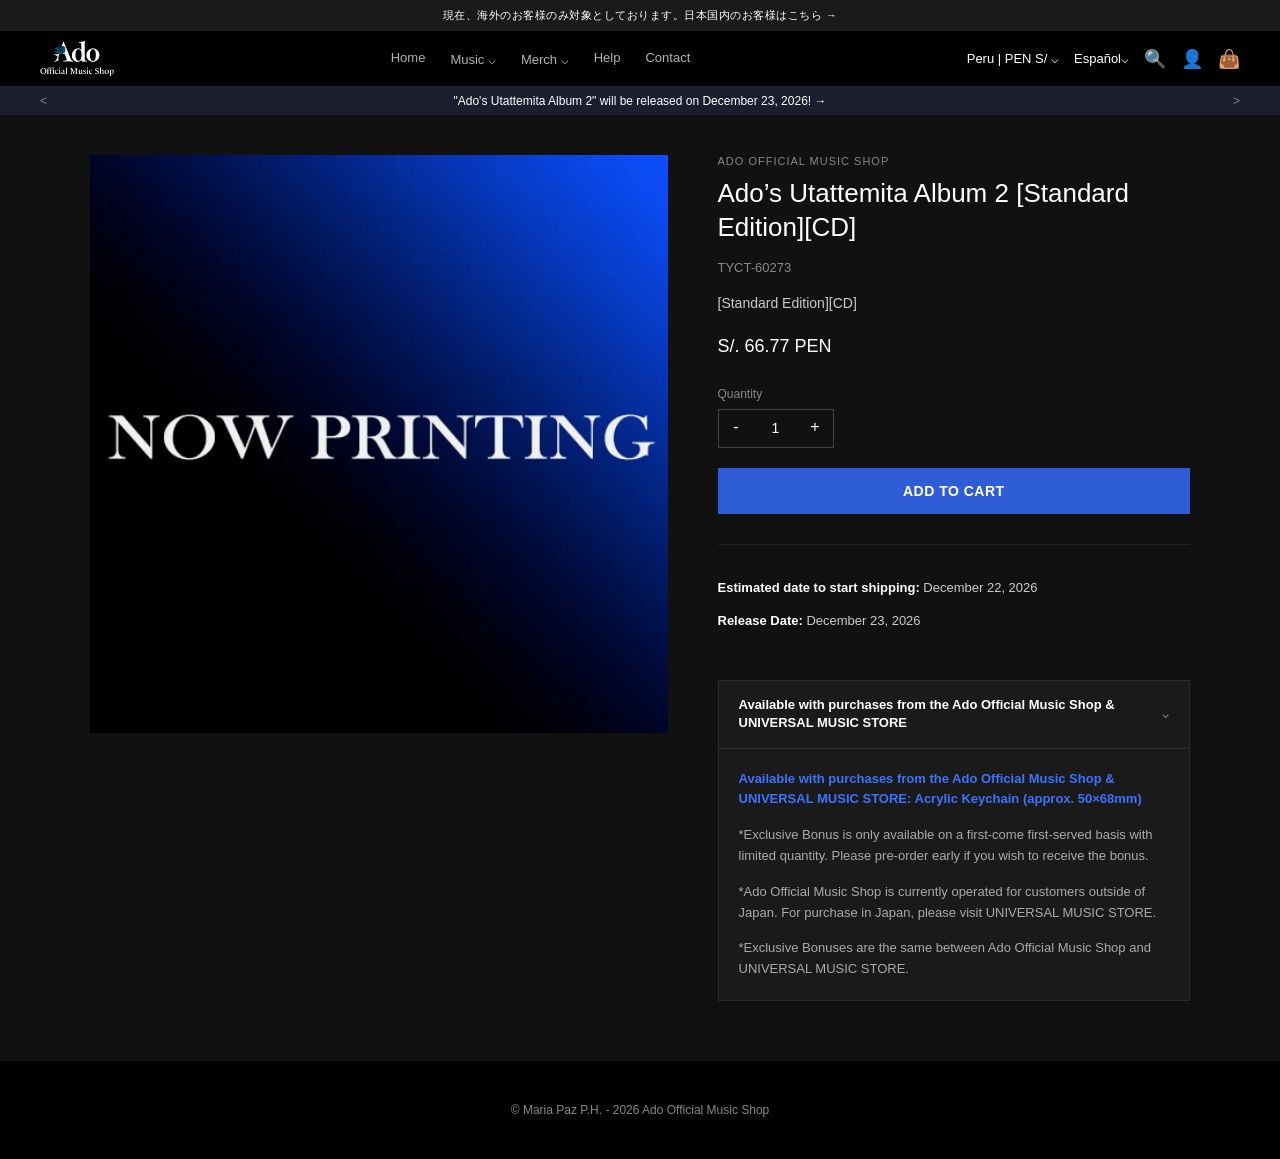
<file: Utattemita2.html>
<!DOCTYPE html>
<html lang="es">
<head>
    <meta charset="UTF-8">
    <meta name="viewport" content="width=device-width, initial-scale=1.0">
    <title>Ado’s Utattemita Album 2 [Standard Edition] - Ado Official Music Shop</title>
    <!-- Comparte el menú pegajoso general -->
    <link rel="stylesheet" href="paginaweb.css">
    <!-- Comparte el mismo diseño en dos columnas que ya creamos -->
    <link rel="stylesheet" href="paginaweb2.css">
</head>
<body>

    <!-- 1. Barra de aviso superior japonesa -->
    <div class="aviso-top">
        現在、海外のお客様のみ対象としております。日本国内のお客様はこちら →
    </div>

    <!-- 2. Cabecera principal (Mantiene el mismo menú pegajoso) -->
    <header class="cabecera">
        <button class="menu-hamburguesa" id="boton-menu">☰</button>

        <div class="logo">
            <img src="logo_ado.png" alt="Ado Official Music Shop">
        </div>

        <nav class="menu" id="menu-navegacion">
            <a href="paginaweb.html">Home</a>
            
            <div class="dropdown">
                <a href="#" class="dropdown-toggle" id="toggle-music">Music <span class="arrow">⌵</span><span class="mobile-arrow">→</span></a>
                <div class="dropdown-content" id="submenu-music">
                    <a href="#" class="mobile-back" id="back-music">← Music</a>
                    <a href="#">ALL MUSIC</a>
                    <a href="utattemita-limited.html">Ado's Utattemita Album 2</a>
                    <a href="#">Yodaka</a>
                    <a href="#">Vivarium</a>
                    <a href="#">Phantom Siita - 1st JAPAN TOUR 2025 "Flame Medusa"</a>
                    <a href="#">Hibana</a>
                    <a href="#">Profile of Mona Lisa</a>
                    <a href="#">Ado's Best Adobum</a>
                    <a href="#">Shinzou</a>
                    <a href="#">Sakura Biyori and Time Machine (with Hatsune Miku) / Shoka</a>
                    <a href="#">Zanmu (Album)</a>
                    <a href="#">Phantom Siita</a>
                </div>
            </div>

            <div class="dropdown">
                <a href="#" class="dropdown-toggle" id="toggle-merch">Merch <span class="arrow">⌵</span><span class="mobile-arrow">→</span></a>
                <div class="dropdown-content" id="submenu-merch">
                    <a href="#" class="mobile-back" id="back-merch">← Merch</a>
                    <a href="#">ALL MERCH</a>
                    <a href="#">Crunchyroll x Ado</a>
                    <a href="#">Ado Official Calendar 2025</a>
                    <a href="#">Phantom Siita</a>
                </div>
            </div>

            <a href="#">Help</a>
            <a href="Contactanos.html">Contact</a>
        </nav>

        <div class="cabecera-derecha">
            <span class="currency-text">Peru | PEN S/ <span class="arrow">⌵</span></span>
            <span class="language-text">Español<span class="arrow">⌵</span></span>
            <span class="icon-placeholder">🔍</span>
            <span class="icon-placeholder">👤</span>
            <a href="carrito.html" style="text-decoration: none; color: inherit;"><span class="icon-placeholder" id="contenedor-bolsa">👜</span></a>
        </div>
    </header>

    <!-- 3. Barra azul de anuncios -->
    <div class="barra-anuncio">
        <span>&lt;</span>
        <p>"Ado's Utattemita Album 2" will be released on December 23, 2026! →</p>
        <span>&gt;</span>
    </div>

    <!-- 4. Contenido Detallado del Producto Estándar -->
    <main class="contenedor-producto-detalles">
        
        <!-- Bloque izquierdo: Imagen del producto (usa la misma imagen now.webp) -->
        <div class="producto-imagen-grande">
            <img src="now.webp" alt="Ado’s Utattemita Album 2 [Standard Edition]">
        </div>

        <!-- Bloque derecho: Panel de compra actualizado con tus nuevas capturas -->
        <div class="producto-info-panel">
            <p class="tienda-tag">ADO OFFICIAL MUSIC SHOP</p>
            <h1>Ado’s Utattemita Album 2 [Standard Edition][CD]</h1>
            
            <p class="codigo-sku">TYCT-60273</p>

            <p class="descripcion-corta">[Standard Edition][CD]</p>

            <p class="precio-grande">S/. 66.77 PEN</p>

            <!-- Selector de Cantidad -->
            <div class="selector-cantidad-bloque">
                <label>Quantity</label>
                <div class="control-cantidad">
                    <button type="button" class="btn-menos">-</button>
                    <input type="text" value="1" readonly class="input-cantidad">
                    <button type="button" class="btn-mas">+</button>
                </div>
            </div>

            <!-- Botón de añadir al carrito -->
            <button type="button" class="boton-agregar-carrito">Add to cart</button>

            <!-- Información de envíos -->
            <div class="fechas-envio-bloque">
                <p><strong>Estimated date to start shipping:</strong> December 22, 2026</p>
                <p><strong>Release Date:</strong> December 23, 2026</p>
            </div>

            <!-- Caja de Beneficios Exclusivos -->
            <div class="caja-beneficios">
                <div class="beneficio-cabecera">
                    <span>Available with purchases from the Ado Official Music Shop & UNIVERSAL MUSIC STORE</span>
                    <span class="flecha-acordeon">⌵</span>
                </div>
                <div class="beneficio-contenido">
                    <p class="texto-resaltado-azul">Available with purchases from the Ado Official Music Shop & UNIVERSAL MUSIC STORE: Acrylic Keychain (approx. 50×68mm)</p>
                    
                    <p>*Exclusive Bonus is only available on a first-come first-served basis with limited quantity. Please pre-order early if you wish to receive the bonus.</p>
                    <p>*Ado Official Music Shop is currently operated for customers outside of Japan. For purchase in Japan, please visit UNIVERSAL MUSIC STORE.</p>
                    <p>*Exclusive Bonuses are the same between Ado Official Music Shop and UNIVERSAL MUSIC STORE.</p>
                </div>
            </div>

        </div>
    </main>

    <!-- 5. Pie de página -->
    <footer>
        <p>&copy; Maria Paz P.H. - 2026 Ado Official Music Shop</p>
    </footer>

    <!-- 6. JavaScript Móvil coordinado -->
    <script>
        var boton = document.getElementById("boton-menu");
        var menu = document.getElementById("menu-navegacion");
        
        var toggleMusic = document.getElementById("toggle-music");
        var submenuMusic = document.getElementById("submenu-music");
        var backMusic = document.getElementById("back-music");

        var toggleMerch = document.getElementById("toggle-merch");
        var submenuMerch = document.getElementById("submenu-merch");
        var backMerch = document.getElementById("back-merch");

        boton.onclick = function() {
            if (menu.style.display === "none" || menu.style.display === "") {
                menu.style.display = "flex";       
                boton.innerHTML = "✖";       
            } else {
                menu.style.display = "none";       
                boton.innerHTML = "☰";
                submenuMusic.classList.remove("active-submenu");
                submenuMerch.classList.remove("active-submenu");
            }
        };

        toggleMusic.onclick = function(e) {
            if (window.innerWidth <= 768) {
                e.preventDefault();
                submenuMusic.classList.add("active-submenu");
            }
        };

        toggleMerch.onclick = function(e) {
            if (window.innerWidth <= 768) {
                e.preventDefault();
                submenuMerch.classList.add("active-submenu");
            }
        };

        backMusic.onclick = function(e) {
            e.preventDefault();
            e.stopPropagation();
            submenuMusic.classList.remove("active-submenu");
        };

        backMerch.onclick = function(e) {
            e.preventDefault();
            e.stopPropagation();
            submenuMerch.classList.remove("active-submenu");
        };
    </script>

</body>
</html>

<!--hacer que -->
</file>
<file: paginaweb.css>
/* ==========================================
   1. ESTILOS GENERALES Y BASE
   ========================================== */
body {
    background-color: #111111; 
    color: #ffffff; 
    font-family: sans-serif; /* Tipografía limpia idéntica a la tienda oficial */
    margin: 0;
    padding: 0;
}

img {
    max-width: 100%;
    height: auto;
    display: block; /* Evita espacios vacíos extraños debajo de las imágenes */
}

/* ==========================================
   2. BARRAS DE ANUNCIOS Y CABECERA
   ========================================== */
/* Barra gris superior japonesa */
.aviso-top {
    background-color: #1a1a1a;
    color: #ffffff;
    font-size: 11px;
    text-align: center;
    padding: 8px 0;
    letter-spacing: 0.5px;
}

/* Contenedor principal de la cabecera */
.cabecera {
    display: flex;
    justify-content: space-between;
    align-items: center;
    padding: 10px 40px;
    background-color: #000000;
    border-bottom: 1px solid #222222;
    position: relative;
    position: sticky;   /* Hace que se quede pegado al hacer scroll */
    top: 0;             /* Lo clava exactamente en el techo de la pantalla */
    z-index: 1000;
}

/* Botón de tres líneas (Oculto en computadoras) */
.menu-hamburguesa {
    display: none; 
    background: none;
    border: none;
    color: white;
    font-size: 24px;
    cursor: pointer;
    z-index: 10; /* Se asegura de quedar por encima al presionar */
}

/* Control del tamaño del logo de Ado */
.logo img {
    height: 35px;
    width: auto;
    display: block;
}

/* Enlaces del menú central */
.menu {
    display: flex;
    gap: 25px;
}

.menu a {
    color: #b3b3b3; /* Tono grisáceo elegante original */
    text-decoration: none;
    font-size: 13px;
    font-weight: normal;
    transition: color 0.2s;
}

.menu a:hover, .menu a.active {
    color: #ffffff; /* Brilla en blanco en Hover */
    text-decoration: underline; /* Subrayado simple original */
}

/* Bloque derecho (Moneda e iconos) */
.cabecera-derecha {
    color: #ffffff;
    font-size: 13px;
    display: flex;
    align-items: center;
    gap: 15px;
}

.icon-placeholder {
    font-size: 18px;
    cursor: pointer;
}

/* Barra morada/azul inferior (Anuncio del álbum) */
.barra-anuncio {
    background-color: #1c1d2e; 
    display: flex;
    justify-content: space-between;
    align-items: center;
    padding: 2px 40px;
    font-size: 12px;
}

.barra-anuncio p {
    margin: 5px 0;
}

.barra-anuncio span {
    cursor: pointer;
    color: #888888;
}

/* ==========================================
   3. BANNER PRINCIPAL Y SECCIONES
   ========================================== */
.banner img {
    width: 100%;
    display: block;
}

h2 {
    text-align: center;
    margin-top: 50px;
    margin-bottom: 30px;
    font-size: 24px;
    letter-spacing: 1px;
}

/* ==========================================
   4. GRILLA DE PRODUCTOS INTERACTIVA
   ========================================== */
.productos {
    display: flex;
    flex-wrap: wrap;
    justify-content: center;
    gap: 30px;
    padding: 0 20px;
    margin-bottom: 50px;
}

/* Tarjeta individual de producto */
.productos article {
    width: 250px; 
    flex-shrink: 0; 
    text-align: center; /* Todo el texto va centrado */
    cursor: pointer;
}

/* Forzar que las imágenes mantengan su encuadre al crecer */
.productos article img {
    width: 100%;
    height: auto;
    transition: transform 0.3s ease-in-out; /* Animación fluida para el acercamiento */
}

.productos article h3 {
    font-size: 14px;
    font-weight: normal;
    margin: 15px 0 8px 0;
    line-height: 1.4;
    position: relative;
    display: inline-block;
}

/* Línea blanca animada debajo del texto en las tarjetas */
.productos article h3::after {
    content: '';
    position: absolute;
    width: 100%;
    transform: scaleX(0);
    height: 1px;
    bottom: -4px;
    left: 0;
    background-color: #ffffff;
    transition: transform 0.25s ease-out;
}

.productos article p {
    font-size: 14px;
    color: #cccccc;
    margin: 8px 0 0 0;
}

/* --- EFECTO HOVER EN PRODUCTOS --- */
/* Cuando el puntero toca la mercancía, la imagen se acerca y sale la línea */
.productos article:hover img {
    transform: scale(1.04); 
}

.productos article:hover h3::after {
    transform: scaleX(1);
}

/* ==========================================
   5. PIE DE PÁGINA (FOOTER)
   ========================================== */
footer {
    text-align: center;
    padding: 30px 20px;
    background-color: #000000;
    font-size: 12px;
    color: #888888;
    margin-top: 60px;
}

/* --- NUEVOS ESTILOS PARA LOS MENÚS DESPLEGABLES (DROPDOWN) --- */
.dropdown {
    position: relative;
    display: inline-block;
}

/* Caja contenedora de la lista (Oculta por defecto) */
.dropdown-content {
    display: none;
    position: absolute;
    background-color: #1a1a1a; /* Fondo gris oscuro idéntico al de tu foto */
    min-width: 280px;
    box-shadow: 0px 8px 16px rgba(0,0,0,0.5);
    z-index: 2000; /* Se asegura de quedar por encima de los banners */
    top: 100%;
    left: 0;
    padding: 10px 0;
}

/* Enlaces individuales dentro del submenú */
.dropdown-content a {
    color: #cccccc !important;
    padding: 10px 20px;
    text-decoration: none !important;
    display: block;
    font-size: 13px;
    text-align: left;
    transition: background-color 0.2s, color 0.2s;
}

/* Efecto hover para las opciones de la lista */
.dropdown-content a:hover {
    background-color: #2a2a2a;
    color: #ffffff !important;
}


/* ==========================================
   6. DISEÑO RESPONSIVO (PANTALLA A LA MITAD / MÓVIL)
   ========================================== */
@media (max-width: 768px) {
    .cabecera {
        padding: 20px;
        display: flex;
        justify-content: space-between;
        align-items: center;
        background-color: #000000;
        border-bottom: 1px solid #1a1a1a; 
    }

    /* Muestra las 3 líneas del menú hamburguesa */
    .menu-hamburguesa {
        display: block; 
        font-size: 28px;
    }

    /* Esconde el menú de texto normal para que controle JavaScript */
    .menu {
        display: none; /* JavaScript se encarga de cambiarlo a flex al hacer clic */
        position: fixed; /* Se clava cubriendo toda la pantalla */
        top: 95px; /* Se posiciona justo debajo de la barra negra del logo */
        left: 0;
        width: 100%;
        height: calc(100vh - 95px); /* Toma todo el alto restante de la pantalla */
        background-color: #111111; /* Fondo oscuro uniforme original */
        flex-direction: column;
        gap: 0; /* Quitamos el espacio libre para usar bordes divisores */
        padding: 0;
        z-index: 1500;
        overflow-y: auto; /* Permite hacer scroll interno si el menú es muy largo */
    }

    /* Enlaces del menú en formato de lista expandida */
    .menu a, .menu .dropdown-toggle {
        width: 100%;
        box-sizing: border-box;
        padding: 20px 24px;
        text-align: left;
        font-size: 16px; /* Letra un poco más grande como el original */
        color: #ffffff;
        border-bottom: 1px solid #222222; /* Línea divisoria sutil */
        display: flex;
        justify-content: space-between;
        align-items: center;
        text-decoration: none;
    }

    /* Estilo específico para los contenedores dropdown en móvil */
    .menu .dropdown {
        width: 100%;
        display: block;
    }

    /* Ocultamos las listas flotantes de PC en la vista móvil por ahora */
    .menu .dropdown-content {
        position: relative;
        box-shadow: none;
        background-color: #1a1a1a;
        width: 100%;
        display: none; /* Se mantiene oculto hasta que hagamos la interacción móvil */
    }

        /* AGREGA ESTO AL FINAL DE TU @MEDIA (MAX-WIDTH: 768PX) */
    .menu .arrow { display: inline-block; } /* Oculta la flecha de PC en móvil */
    .mobile-arrow { font-size: 14px; color: #888888; display: block; }

    /* Estilo gris oscuro para las barras de regreso ← Music y ← Merch */
    .menu .mobile-back {
        background-color: #1a1a1a;
        font-weight: bold;
        border-bottom: 1px solid #333333;
    }

    /* Regla maestra: despliega el submenú de lado a lado cuando se activa */
    .menu .dropdown-content.active-submenu {
        display: flex !important;
        flex-direction: column;
        position: fixed; /* Cambiado a fixed para tomar control total */
        top: 95px;       /* Se alinea abajo de la franja negra del logo */
        left: 0;
        width: 100%;
        height: calc(100vh - 95px); /* Tapa todo el fondo negro sólido */
        background-color: #111111;  
        z-index: 2000;              /* Se pone por encima de Home, Merch y Help */
        overflow-y: auto;           /* Te permite bajar con el dedo en la lista */
        padding: 0;
    }
    
    /* Clava el logotipo de Ado exactamente en el centro */
    .logo {
        margin: 0 auto; /* Centra el logo de forma segura sin pisar texto */
    }


    .logo img {
        height: 48px;
    }

    /* Oculta el texto de Perú/Moneda para dar espacio a los iconos */
    .currency-text {
        display: none;
    }
    
    .cabecera-derecha {
        gap: 18px;
    }

    .icon-placeholder {
        font-size: 24px;
    }

    /* Los productos se acomodan perfectamente en filas de dos en dos */
    .productos article {
        width: 43%;
        box-sizing: border-box;
    }
}

/* AGREGA ESTO AL FINAL DE TODO TU ARCHIVO CSS */
@media (min-width: 769px) {
    #menu-navegacion {
        display: flex !important; 
    }
    
    .dropdown:hover .dropdown-content {
        display: block;
    }

    /* 👇 METE ESTAS DOS NUEVAS REGLAS AQUÍ ADENTRO */
    .menu .mobile-back {
        display: none !important; /* Esconde el "← Music" y "← Merch" en computadoras */
    }

    .mobile-arrow {
        display: none !important; /* Esconde la flechita "→" lateral en computadoras */
    }
}

#contenedor-bolsa {
    position: relative;
    display: inline-block;
}

.contador-carrito {
    position: absolute;
    top: -5px;
    right: -8px;
    background-color: #ff3b30; /* Círculo rojo de alerta */
    color: #ffffff;
    font-size: 11px;
    font-weight: bold;
    min-width: 16px;
    height: 16px;
    border-radius: 50%;
    display: flex;
    align-items: center;
    justify-content: center;
    padding: 2px;
    box-sizing: border-box;
}
</file>
<file: carrito.css>
/* ==========================================
   ESTILOS EXCLUSIVOS DE LA PÁGINA DEL CARRITO
   ========================================== */
.contenedor-carrito-vacio {
    max-width: 600px;
    margin: 80px auto;
    padding: 0 20px;
    text-align: center; /* Centra todo el contenido como el original */
    font-family: sans-serif;
}

.contenedor-carrito-vacio h1 {
    font-size: 36px;
    font-weight: normal;
    margin-bottom: 30px;
    letter-spacing: 0.5px;
}

/* Botón Azul de Continuar Comprando */
.boton-continuar-compra {
    display: inline-block;
    background-color: #2f5dd7;
    color: #ffffff;
    text-decoration: none;
    padding: 14px 30px;
    font-size: 14px;
    font-weight: bold;
    transition: background-color 0.2s;
    margin-bottom: 60px;
}

.boton-continuar-compra:hover {
    background-color: #1e4bb8;
}

/* Bloque inferior de Cuenta de Usuario */
.seccion-cuenta-carrito h2 {
    font-size: 20px;
    font-weight: normal;
    margin-bottom: 10px;
}

.seccion-cuenta-carrito p {
    font-size: 14px;
    color: #b3b3b3;
}

.seccion-cuenta-carrito a {
    color: #ffffff;
    text-decoration: underline;
    transition: color 0.2s;
}

.seccion-cuenta-carrito a:hover {
    color: #cccccc;
}

.contenedor-carrito-lleno {
    max-width: 600px;
    margin: 80px auto;
    padding: 0 20px;
    text-align: center;
    font-family: sans-serif;
    color: #ffffff;
}

/* Ajuste móvil simple */
@media (max-width: 768px) {
    .contenedor-carrito-vacio {
        margin: 60px auto;
    }
    
    .contenedor-carrito-vacio h1 {
        font-size: 28px;
    }
}
</file>
<file: contact.css>
/* ==========================================
   ESTILOS EXCLUSIVOS DE LA PÁGINA DE CONTACTO
   ========================================== */
.contenedor-contacto {
    max-width: 800px;
    margin: 60px auto;
    padding: 0 20px;
    font-family: sans-serif;
}

.contenedor-contacto h1 {
    font-size: 40px;
    font-weight: normal;
    margin-bottom: 40px;
    text-align: left;
}

.texto-informativo p {
    color: #b3b3b3;
    font-size: 14px;
    line-height: 1.6;
    margin-bottom: 20px;
}

.texto-informativo a {
    color: #ffffff;
    text-decoration: underline;
}

.texto-informativo ul {
    list-style: none;
    padding: 0;
    margin-bottom: 40px;
}

.texto-informativo ul li {
    color: #b3b3b3;
    font-size: 14px;
    margin-bottom: 8px;
}

.contenedor-contacto h2 {
    text-align: left;
    font-size: 20px;
    font-weight: normal;
    margin-top: 40px;
    margin-bottom: 25px;
}

/* Estilos de las cajas del formulario */
.formulario-contacto .campo {
    margin-bottom: 20px;
    display: flex;
    flex-direction: column;
}

.formulario-contacto label {
    font-size: 14px;
    color: #b3b3b3;
    margin-bottom: 8px;
}

.formulario-contacto input[type="text"],
.formulario-contacto input[type="email"],
.formulario-contacto textarea {
    background-color: #111111;
    border: 1px solid #444444;
    color: #ffffff;
    padding: 12px 15px;
    font-size: 15px;
    font-family: sans-serif;
    outline: none;
    transition: border-color 0.2s;
}

.formulario-contacto input:focus,
.formulario-contacto textarea:focus {
    border-color: #ffffff;
}

/* Fila doble superior (Nombre y Email) */
.fila-input {
    display: flex;
    gap: 20px;
}

.fila-input .campo {
    flex: 1;
}

/* Botón azul oficial de enviar */
.boton-enviar {
    background-color: #2f5dd7;
    color: #ffffff;
    border: none;
    padding: 12px 35px;
    font-size: 14px;
    font-weight: bold;
    cursor: pointer;
    margin-top: 10px;
    transition: background-color 0.2s;
    display: block;
}

.boton-enviar:hover {
    background-color: #1e4bb8;
}

/* Ajuste responsivo para celulares */
@media (max-width: 600px) {
    .fila-input {
        flex-direction: column;
        gap: 0;
    }
}
</file>
<file: paginaweb2.css>
/* ==========================================
   ESTILOS EXCLUSIVOS DE LA PÁGINA DE PRODUCTO
   ========================================== */

/* Contenedor principal: Alínea en dos columnas en PC */
.contenedor-producto-detalles {
    max-width: 1100px;
    margin: 40px auto;
    padding: 0 30px;
    display: flex;
    gap: 50px; /* Espacio de separación entre la imagen y los textos */
    font-family: sans-serif;
}

/* Columna Izquierda: Contenedor de la Imagen */
.producto-imagen-grande {
    flex: 1.1; /* Le da un poco más de espacio a la foto */
}

.producto-imagen-grande img {
    width: 100%;
    height: auto;
    display: block;
}

/* Columna Derecha: Panel de Información */
.producto-info-panel {
    flex: 0.9;
    display: flex;
    flex-direction: column;
}

/* Textos informativos secundarios */
.tienda-tag {
    font-size: 11px;
    color: #888888;
    letter-spacing: 1px;
    margin: 0 0 10px 0;
}

.producto-info-panel h1 {
    font-size: 26px;
    font-weight: normal;
    line-height: 1.3;
    margin: 0 0 15px 0;
}

.codigo-sku {
    font-size: 13px;
    color: #888888;
    margin: 0 0 20px 0;
}

.descripcion-corta {
    font-size: 14px;
    color: #cccccc;
    margin: 0 0 25px 0;
}

/* Precio Destacado */
.precio-grande {
    font-size: 18px;
    font-weight: normal;
    color: #ffffff;
    margin: 0 0 30px 0;
}

/* Selector de Cantidad (Borde e Inputs) */
.selector-cantidad-bloque {
    margin-bottom: 20px;
}

.selector-cantidad-bloque label {
    font-size: 12px;
    color: #888888;
    display: block;
    margin-bottom: 8px;
}

.control-cantidad {
    display: inline-flex;
    border: 1px solid #444444;
    background-color: #111111;
}

.control-cantidad button {
    background: none;
    border: none;
    color: #ffffff;
    width: 35px;
    height: 35px;
    font-size: 16px;
    cursor: pointer;
    transition: background-color 0.2s;
}

.control-cantidad button:hover {
    background-color: #222222;
}

.input-cantidad {
    width: 40px;
    height: 35px;
    border: none;
    background: none;
    color: #ffffff;
    text-align: center;
    font-size: 14px;
    outline: none;
}

/* Botón Azul de Añadir al Carrito */
.boton-agregar-carrito {
    background-color: #2f5dd7;
    color: #ffffff;
    border: none;
    width: 100%;
    padding: 15px 0;
    font-size: 14px;
    font-weight: bold;
    cursor: pointer;
    text-transform: uppercase;
    letter-spacing: 0.5px;
    transition: background-color 0.2s;
    margin-bottom: 30px;
}

.boton-agregar-carrito:hover {
    background-color: #1e4bb8;
}

/* Bloque de Fechas de Lanzamiento */
.fechas-envio-bloque {
    font-size: 13px;
    color: #cccccc;
    line-height: 1.6;
    border-top: 1px solid #222222;
    padding-top: 20px;
    margin-bottom: 35px;
}

.fechas-envio-bloque strong {
    color: #ffffff;
}

/* Caja de Beneficios Exclusivos (Gris) */
.caja-beneficios {
    background-color: #1a1a1a;
    border: 1px solid #2b2b2b;
}

.beneficio-cabecera {
    padding: 15px 20px;
    display: flex;
    justify-content: space-between;
    align-items: center;
    font-size: 13px;
    font-weight: bold;
    color: #ffffff;
    line-height: 1.4;
    border-bottom: 1px solid #2b2b2b;
}

.flecha-acordeon {
    color: #888888;
    font-size: 11px;
    margin-left: 10px;
}

.beneficio-contenido {
    padding: 20px;
    font-size: 13px;
    color: #aaaaaa;
    line-height: 1.6;
}

.texto-resaltado-azul {
    color: #3b74ff;
    font-weight: bold;
    margin-top: 0;
    margin-bottom: 20px;
}

.beneficio-contenido p {
    margin: 0 0 15px 0;
}

.beneficio-contenido p:last-child {
    margin-bottom: 0;
}

/* ==========================================
   DISEÑO RESPONSIVO (PANTALLAS CHICAS / MÓVIL)
   ========================================== */
@media (max-width: 768px) {
    .contenedor-producto-detalles {
        flex-direction: column; /* Pone la imagen arriba y los textos abajo */
        gap: 30px;
        padding: 0 20px;
        margin: 20px auto;
    }

    .producto-info-panel h1 {
        font-size: 22px;
    }

    .beneficio-cabecera {
        font-size: 12px;
    }
}
</file>
